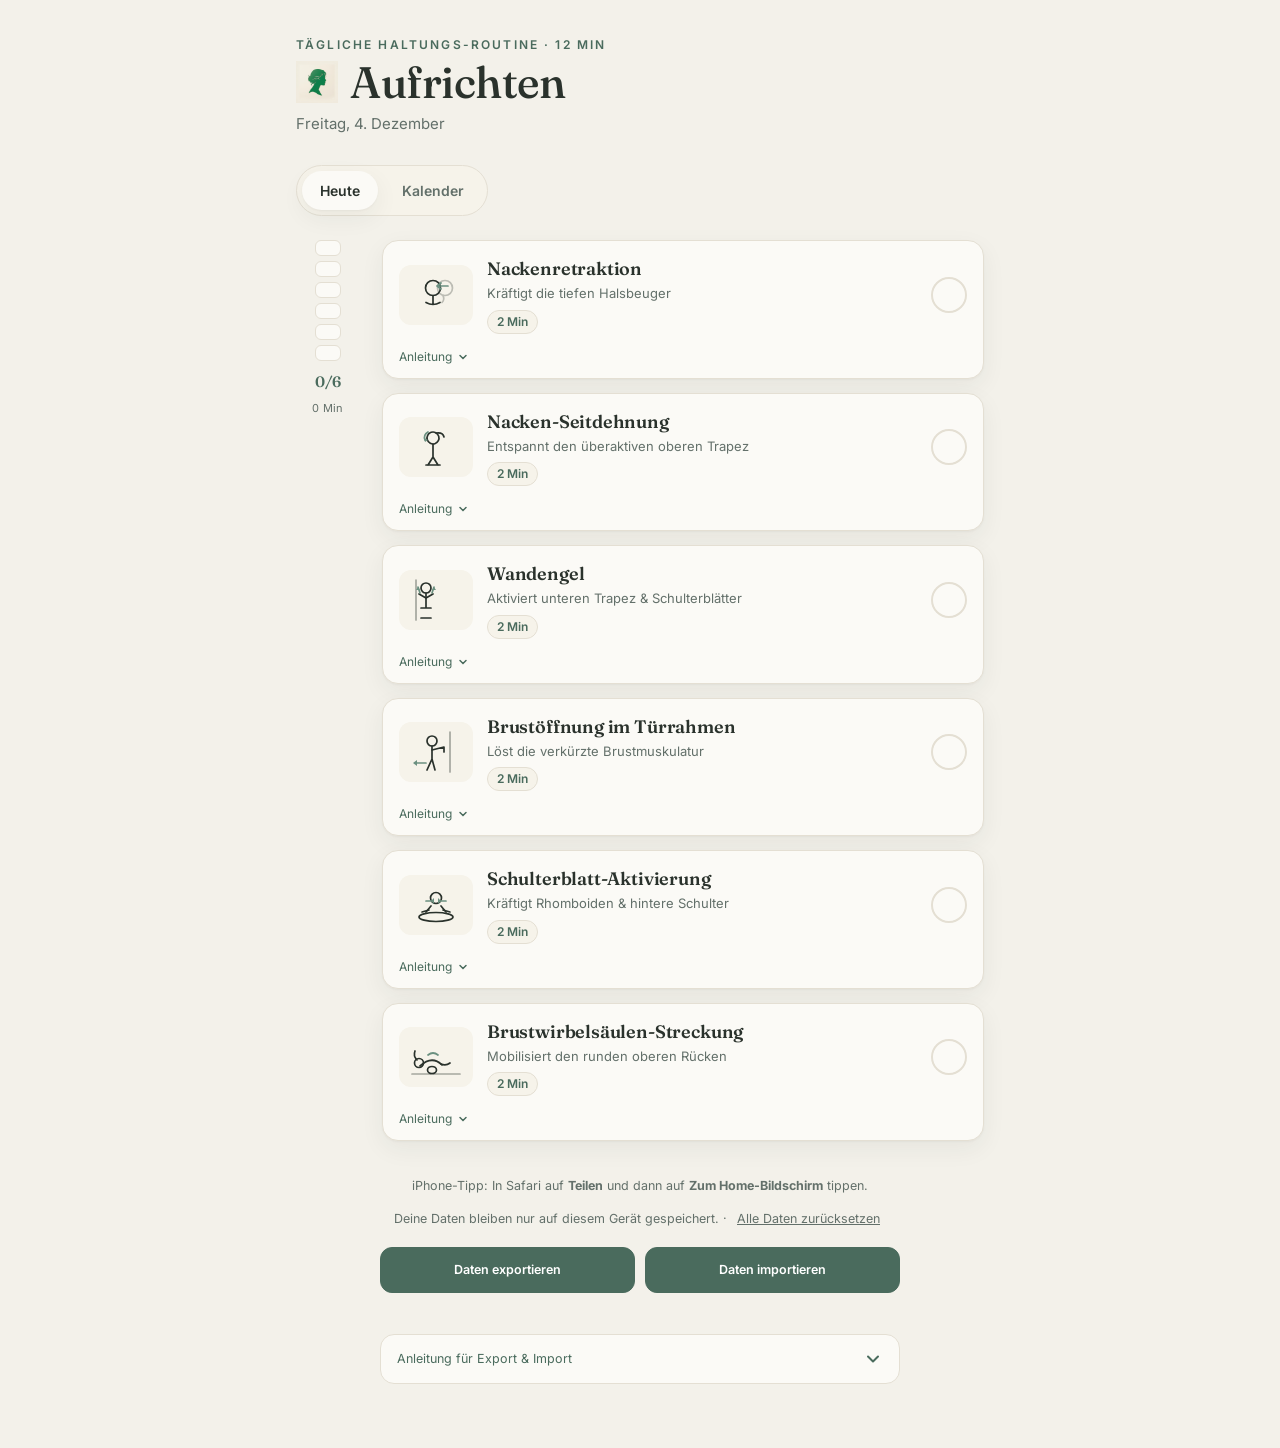
<file: index.html>
<!doctype html>
<html lang="de">
  <head>
    <meta charset="utf-8" />
    <meta
      name="viewport"
      content="width=device-width, initial-scale=1, viewport-fit=cover"
    />
    <meta name="theme-color" content="#F3F1EA" />
    <meta
      name="description"
      content="Eine ruhige tägliche Routine für mehr Haltungsbewusstsein – direkt im Browser und mit lokal gespeichertem Fortschritt."
    />
    <meta
      property="og:title"
      content="Aufrichten – Tägliche Haltungs-Routine"
    />
    <meta
      property="og:description"
      content="Sechs geführte Übungen, lokales Fortschrittstracking und ein persönlicher Aktivitätskalender."
    />
    <meta property="og:type" content="website" />
    <meta
      property="og:url"
      content="https://posture-health-routine.vercel.app/"
    />
    <meta
      property="og:image"
      content="https://posture-health-routine.vercel.app/assets/home-screen-icon-1024.png"
    />
    <meta name="format-detection" content="telephone=no" />
    <meta name="mobile-web-app-capable" content="yes" />
    <meta name="apple-mobile-web-app-capable" content="yes" />
    <meta name="apple-mobile-web-app-status-bar-style" content="default" />
    <meta name="apple-mobile-web-app-title" content="Aufrichten" />
    <link
      rel="apple-touch-icon"
      sizes="180x180"
      href="/assets/apple-touch-icon.png"
    />
    <link rel="icon" type="image/png" href="/assets/icon-512.png" />
    <link rel="manifest" href="/manifest.webmanifest" />
    <title>Aufrichten – Tägliche Haltungs-Routine</title>
    <link rel="preconnect" href="https://fonts.googleapis.com" />
    <link rel="preconnect" href="https://fonts.gstatic.com" crossorigin />
    <link
      href="https://fonts.googleapis.com/css2?family=Fraunces:opsz,wght@9..144,400;9..144,500;9..144,600&family=Inter:wght@400;500;600&display=swap"
      rel="stylesheet"
    />
    <link rel="stylesheet" href="/styles.css" />
  </head>
  <body>
    <main class="wrap">
      <header>
        <p class="eyebrow">Tägliche Haltungs-Routine · 12 Min</p>
        <div class="brand">
          <img
            class="brand-head"
            src="/assets/logo-green-head.png"
            alt=""
            aria-hidden="true"
          />
          <h1>Aufrichten</h1>
        </div>
        <p class="today-date" id="todayDate"></p>
      </header>

      <div
        id="storageWarn"
        class="warn"
        role="status"
        aria-live="polite"
        hidden
      >
        Achtung: Dein Browser speichert gerade keine Daten (z.&nbsp;B. privater
        Modus). Deine Fortschritte gehen beim Schließen verloren.
      </div>

      <div class="tabs" role="tablist" aria-label="Ansicht auswählen">
        <button
          class="tab"
          type="button"
          role="tab"
          id="tabToday"
          aria-selected="true"
          aria-controls="viewToday"
          tabindex="0"
        >
          Heute
        </button>
        <button
          class="tab"
          type="button"
          role="tab"
          id="tabCal"
          aria-selected="false"
          aria-controls="viewCal"
          tabindex="-1"
        >
          Kalender
        </button>
      </div>

      <!-- TODAY -->
      <section
        id="viewToday"
        role="tabpanel"
        aria-labelledby="tabToday"
        tabindex="0"
      >
        <div class="date-edit-context" id="dateEditContext" hidden>
          <span>Du bearbeitest <strong id="editingDate"></strong></span>
          <button class="back-today" type="button" id="backToToday">
            Zurück zu heute
          </button>
        </div>
        <div class="today-grid">
          <div class="spine-col" aria-hidden="true">
            <div class="spine" id="spine"></div>
            <div class="spine-count" id="spineCount">0/6</div>
            <div class="spine-min" id="spineMin">0 Min</div>
          </div>
          <div class="cards" id="cards"></div>
        </div>
        <div
          class="done-banner"
          id="doneBanner"
          role="status"
          aria-live="polite"
        >
          Geschafft – alle 6 Übungen erledigt. 🌿
        </div>
      </section>

      <!-- CALENDAR -->
      <section
        id="viewCal"
        role="tabpanel"
        aria-labelledby="tabCal"
        tabindex="0"
        hidden
      >
        <div class="cal-head">
          <button
            class="nav-btn"
            type="button"
            id="prevMonth"
            aria-label="Vorheriger Monat"
          >
            ‹
          </button>
          <div class="cal-title" id="calTitle" aria-live="polite"></div>
          <button
            class="nav-btn"
            type="button"
            id="nextMonth"
            aria-label="Nächster Monat"
          >
            ›
          </button>
        </div>
        <div class="weekdays" id="weekdays" aria-hidden="true"></div>
        <div class="days" id="days"></div>

        <div class="legend">
          <span><i class="lring" style="--frac: 0"></i> Offen</span>
          <span
            ><i class="lring" style="--frac: 0.55; --fill: #d4b058"></i>
            Teilweise</span
          >
          <span
            ><i class="lring" style="--frac: 1; --fill: #5da16e"></i>
            Geschafft</span
          >
          <span><i class="ms-mark"></i> Meilenstein</span>
        </div>

        <div class="ms-wrap">
          <div class="ms-title">Meilensteine</div>
          <div class="ms-sub" id="msSub">Ab deinem ersten Übungstag</div>
          <div class="ms-list" id="msList"></div>
        </div>

        <div class="stats">
          <div class="stat">
            <div class="big" id="statStreak">0</div>
            <div class="lbl">Tage-Streak</div>
          </div>
          <div class="stat">
            <div class="big" id="statDays">0</div>
            <div class="lbl">Aktive Tage</div>
          </div>
          <div class="stat">
            <div class="big" id="statMin">0</div>
            <div class="lbl">Minuten gesamt</div>
          </div>
        </div>
      </section>

      <footer class="foot">
        <p class="foot-note">
          iPhone-Tipp: In Safari auf <strong>Teilen</strong> und dann auf
          <strong>Zum Home-Bildschirm</strong> tippen.
        </p>
        <p>
          Deine Daten bleiben nur auf diesem Gerät gespeichert. ·
          <button class="reset" type="button" id="resetBtn">
            Alle Daten zurücksetzen
          </button>
        </p>
        <div class="transfer-actions" aria-label="Fortschrittsdaten verwalten">
          <button class="transfer-button" type="button" id="exportBtn">
            Daten exportieren
          </button>
          <button class="transfer-button" type="button" id="importBtn">
            Daten importieren
          </button>
          <input
            class="visually-hidden"
            id="importFile"
            type="file"
            accept="application/json,.json"
          />
        </div>
        <p
          class="transfer-status"
          id="transferStatus"
          role="status"
          aria-live="polite"
        ></p>
        <section class="transfer-guide" id="transferGuide">
          <button
            class="transfer-guide-toggle"
            type="button"
            id="transferGuideToggle"
            aria-expanded="false"
            aria-controls="transferGuidePanel"
          >
            <span>Anleitung für Export &amp; Import</span>
            <svg class="chev" viewBox="0 0 20 20" aria-hidden="true">
              <path d="m5 7.5 5 5 5-5" />
            </svg>
          </button>
          <div
            class="transfer-guide-panel"
            id="transferGuidePanel"
            aria-hidden="true"
          >
            <ol>
              <li>
                Öffne zuerst die Version, in der deine Fortschritte gespeichert
                sind – Safari oder die App auf dem Home-Bildschirm.
              </li>
              <li>Tippe auf <strong>Daten exportieren</strong>.</li>
              <li>
                Wähle im Teilen-Menü <strong>In Dateien sichern</strong> und
                merke dir den Speicherort.
              </li>
              <li>Öffne anschließend die andere Version der Aufrichten-App.</li>
              <li>
                Tippe auf <strong>Daten importieren</strong> und wähle die
                gespeicherte JSON-Datei aus.
              </li>
              <li>
                Haben beide Versionen eigene Fortschritte, exportiere danach die
                zusammengeführten Daten und importiere sie zurück in die erste
                Version.
              </li>
            </ol>
            <p>
              Beim Import werden vorhandene Häkchen nur ergänzt – nichts wird
              gelöscht.
            </p>
          </div>
        </section>
      </footer>
    </main>

    <noscript
      >Bitte aktiviere JavaScript, um die Haltungs-Routine zu
      verwenden.</noscript
    >
    <script src="/app.js" defer></script>
  </body>
</html>
</file>
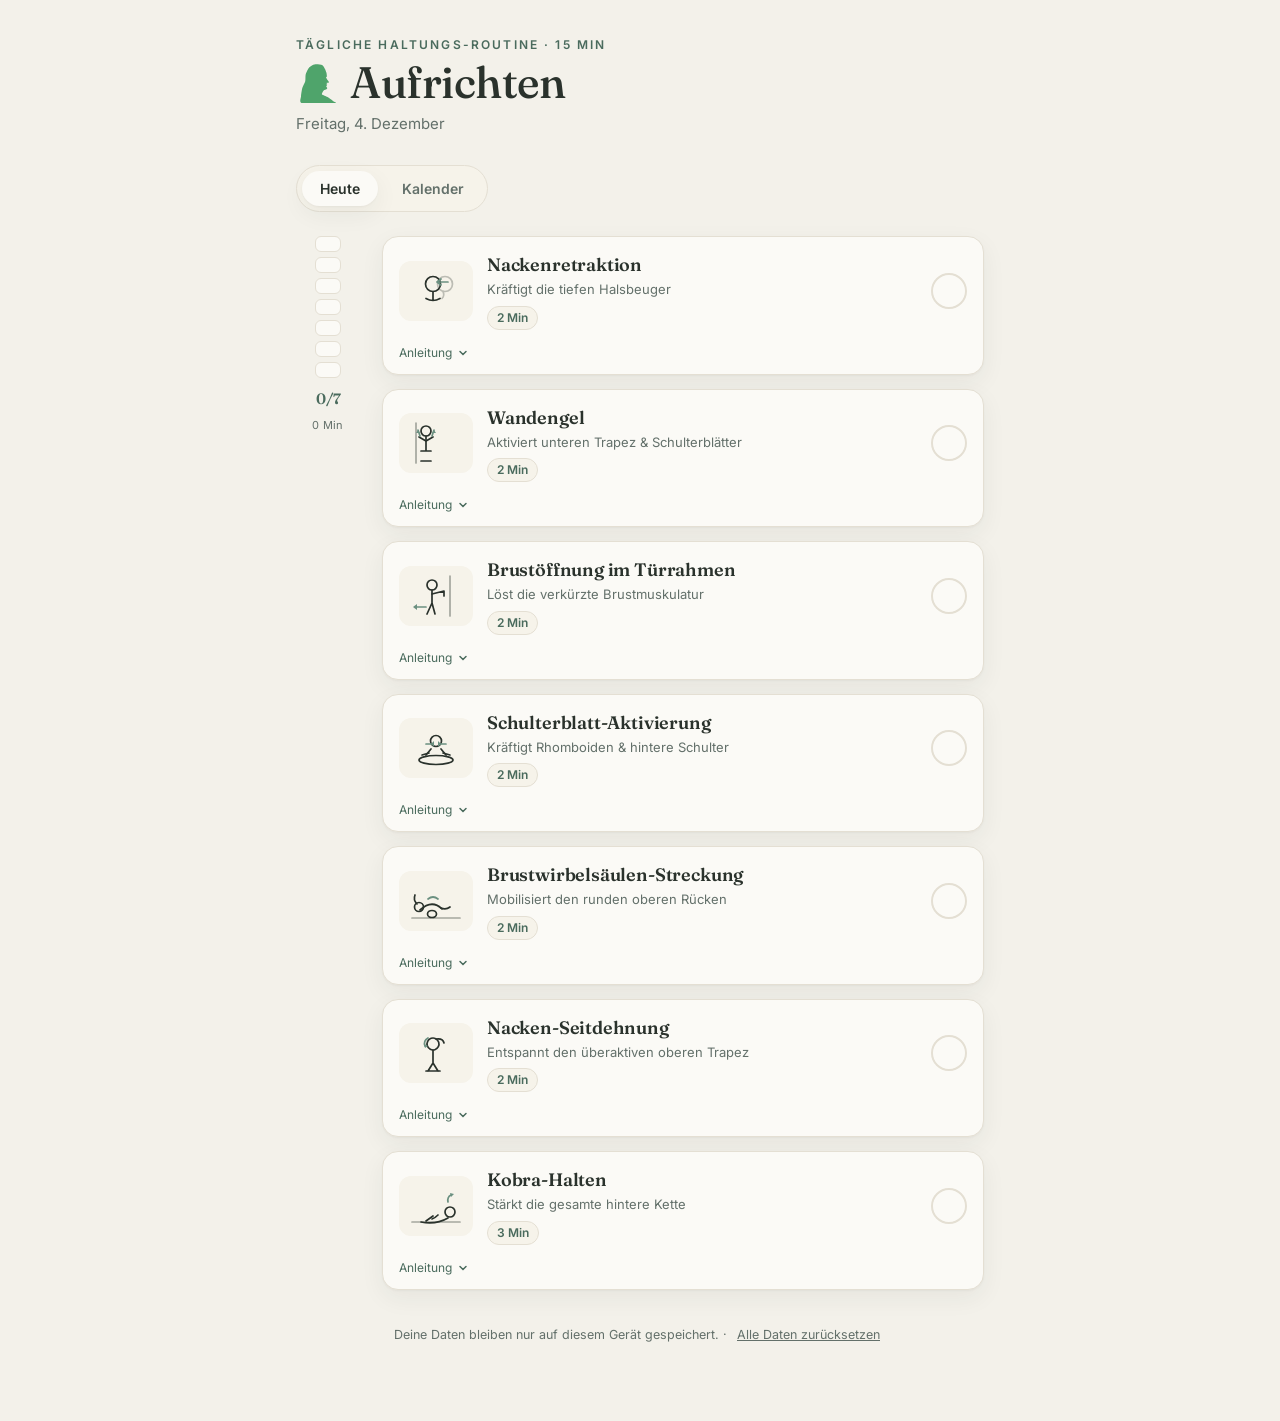
<file: haltungs-routine.html>
<!doctype html>
<html lang="de">
<head>
<meta charset="utf-8" />
<meta name="viewport" content="width=device-width, initial-scale=1, viewport-fit=cover" />
<meta name="theme-color" content="#F3F1EA" />
<meta name="mobile-web-app-capable" content="yes" />
<meta name="apple-mobile-web-app-capable" content="yes" />
<meta name="apple-mobile-web-app-status-bar-style" content="default" />
<meta name="apple-mobile-web-app-title" content="Aufrichten" />
<link rel="apple-touch-icon" href="[data-uri]" />
<link rel="icon" type="image/svg+xml" href="[data-uri]" />
<title>Aufrichten – Tägliche Haltungs-Routine</title>
<link rel="preconnect" href="https://fonts.googleapis.com">
<link rel="preconnect" href="https://fonts.gstatic.com" crossorigin>
<link href="https://fonts.googleapis.com/css2?family=Fraunces:opsz,wght@9..144,400;9..144,500;9..144,600&family=Inter:wght@400;500;600&display=swap" rel="stylesheet">
<style>
  :root{
    --bg:#F3F1EA;
    --surface:#FBFAF6;
    --surface-2:#F6F3EA;
    --ink:#2A322C;
    --ink-soft:#63706A;
    --line:#E4DFD3;
    --track:#E9E5DA;
    --sage:#6B9080;
    --sage-deep:#4A6B5D;
    --green:#4FA46B;
    --green-soft:#DCECDE;
    --amber:#D99436;
    --amber-soft:#F6E6CE;
    --radius:16px;
    --shadow:0 1px 2px rgba(42,50,44,.04), 0 8px 24px rgba(42,50,44,.06);
  }
  *{box-sizing:border-box}
  html{-webkit-text-size-adjust:100%;text-size-adjust:100%}
  html,body{margin:0;padding:0;overflow-x:hidden}
  body{
    background:var(--bg);
    color:var(--ink);
    font-family:"Inter",system-ui,-apple-system,Segoe UI,Roboto,sans-serif;
    line-height:1.5;
    -webkit-font-smoothing:antialiased;
    -webkit-tap-highlight-color:transparent;
    padding:env(safe-area-inset-top) 0 calc(64px + env(safe-area-inset-bottom));
  }
  button{touch-action:manipulation;-webkit-tap-highlight-color:transparent}
  .wrap{max-width:720px;margin:0 auto;
    padding-left:max(16px, env(safe-area-inset-left));
    padding-right:max(16px, env(safe-area-inset-right))}

  /* Header */
  header{padding:36px 0 8px}
  .brand{display:flex;align-items:center;gap:12px}
  .brand-head{width:42px;height:42px;flex:0 0 auto}
  .eyebrow{
    font-size:12px;letter-spacing:.18em;text-transform:uppercase;
    color:var(--sage-deep);font-weight:600;margin:0 0 6px
  }
  h1{
    font-family:"Fraunces",Georgia,serif;
    font-weight:500;font-size:clamp(30px,6vw,44px);
    line-height:1.02;margin:0;letter-spacing:-.01em
  }
  .today-date{color:var(--ink-soft);margin:8px 0 0;font-size:15px;text-transform:capitalize}

  /* Tabs */
  .tabs{display:flex;gap:6px;margin:22px 0 24px;background:var(--surface-2);
    border:1px solid var(--line);border-radius:999px;padding:5px;width:fit-content}
  .tab{
    border:0;background:transparent;cursor:pointer;
    font-family:inherit;font-size:14px;font-weight:600;color:var(--ink-soft);
    padding:9px 18px;border-radius:999px;transition:background .18s,color .18s
  }
  .tab[aria-selected="true"]{background:var(--surface);color:var(--ink);box-shadow:var(--shadow)}
  .tab:focus-visible{outline:2px solid var(--sage);outline-offset:2px}

  /* ---- Today view ---- */
  .today-grid{display:grid;grid-template-columns:64px 1fr;gap:22px;align-items:start}
  @media(max-width:520px){.today-grid{grid-template-columns:48px 1fr;gap:14px}}

  /* Signature: the spine */
  .spine-col{position:sticky;top:16px;display:flex;flex-direction:column;align-items:center;gap:6px}
  .spine{display:flex;flex-direction:column-reverse;gap:5px}
  .vert{
    width:26px;height:16px;border-radius:6px;
    background:var(--surface);border:1.5px solid var(--line);
    transition:background .3s ease,border-color .3s ease,transform .2s ease
  }
  @media(max-width:520px){.vert{width:20px;height:13px}}
  .vert.on{background:var(--green);border-color:var(--green);transform:scaleX(1.06)}
  .spine-count{font-family:"Fraunces",serif;font-size:15px;color:var(--sage-deep);margin-top:4px;font-weight:600}
  .spine-min{font-size:11px;color:var(--ink-soft);letter-spacing:.02em}

  /* Exercise cards */
  .cards{display:flex;flex-direction:column;gap:14px}
  .card{
    background:var(--surface);border:1px solid var(--line);border-radius:var(--radius);
    box-shadow:var(--shadow);overflow:hidden;transition:border-color .2s,box-shadow .2s
  }
  .card.done{border-color:var(--green);background:linear-gradient(0deg,var(--green-soft),var(--surface) 60%)}
  .card-head{display:flex;gap:14px;align-items:center;padding:14px 16px;cursor:pointer}
  .illo{flex:0 0 auto;width:74px;height:60px;border-radius:12px;background:var(--surface-2);
    display:flex;align-items:center;justify-content:center;padding:6px}
  .illo svg{width:100%;height:100%}
  .card.done .illo{background:#EAF4EC}
  .titles{flex:1 1 auto;min-width:0}
  .ex-name{font-family:"Fraunces",serif;font-weight:600;font-size:18px;margin:0;letter-spacing:-.01em}
  .ex-cue{color:var(--ink-soft);font-size:13px;margin:2px 0 0}
  .ex-dur{display:inline-block;font-size:12px;font-weight:600;color:var(--sage-deep);
    background:var(--surface-2);border:1px solid var(--line);border-radius:999px;padding:2px 9px;margin-top:6px}

  /* Check button */
  .check{
    flex:0 0 auto;width:36px;height:36px;border-radius:50%;
    border:2px solid var(--line);background:var(--surface);cursor:pointer;
    display:flex;align-items:center;justify-content:center;transition:all .18s
  }
  .check:active{transform:scale(.92)}
  .check svg{width:18px;height:18px;stroke:var(--surface);opacity:0;transition:opacity .18s}
  .card.done .check{background:var(--green);border-color:var(--green)}
  .card.done .check svg{opacity:1}
  .check:focus-visible{outline:2px solid var(--sage);outline-offset:3px}

  /* Expandable detail */
  .detail{max-height:0;overflow:hidden;transition:max-height .35s ease}
  .card.open .detail{max-height:640px}
  .steps{margin:0;padding:2px 18px 18px 18px;border-top:1px dashed var(--line)}
  .steps ol{margin:12px 0 0;padding-left:20px;color:var(--ink);font-size:14.5px}
  .steps li{margin:0 0 7px}
  .expand-hint{font-size:12px;color:var(--sage-deep);padding:0 16px 12px;display:flex;align-items:center;gap:5px;cursor:pointer}
  .chev{transition:transform .25s}
  .card.open .chev{transform:rotate(180deg)}

  /* Done banner */
  .done-banner{
    margin-top:22px;text-align:center;padding:22px;border-radius:var(--radius);
    background:var(--green-soft);border:1px solid var(--green);color:var(--sage-deep);
    font-family:"Fraunces",serif;font-size:19px;display:none
  }
  .done-banner.show{display:block}

  /* ---- Calendar ---- */
  .cal-head{display:flex;align-items:center;justify-content:space-between;margin-bottom:16px}
  .cal-title{font-family:"Fraunces",serif;font-size:22px;font-weight:600;text-transform:capitalize}
  .nav-btn{width:40px;height:40px;border-radius:12px;border:1px solid var(--line);background:var(--surface);
    cursor:pointer;font-size:18px;color:var(--ink);display:flex;align-items:center;justify-content:center;transition:background .15s}
  .nav-btn:hover{background:var(--surface-2)}
  .nav-btn:focus-visible{outline:2px solid var(--sage);outline-offset:2px}
  .weekdays,.days{display:grid;grid-template-columns:repeat(7,1fr);gap:7px}
  .weekdays{margin-bottom:7px}
  .wd{text-align:center;font-size:11px;font-weight:600;color:var(--ink-soft);letter-spacing:.04em;text-transform:uppercase}
  .day{aspect-ratio:1;border-radius:12px;border:1px solid var(--line);background:var(--surface);
    display:flex;flex-direction:column;align-items:center;justify-content:center;gap:3px;position:relative}
  .day.empty{border:0;background:transparent}
  .ring{width:58%;max-width:46px;min-width:30px;aspect-ratio:1;border-radius:50%;
    background:conic-gradient(var(--fill,transparent) calc(var(--frac,0)*1turn), var(--track) 0);
    display:flex;align-items:center;justify-content:center;position:relative;transition:background .4s ease}
  .ring::before{content:"";position:absolute;inset:3.5px;border-radius:50%;background:var(--surface)}
  .ring .num{position:relative;z-index:1;font-size:13px;font-weight:600;line-height:1}
  .day .mins{font-size:9px;color:var(--ink-soft);line-height:1}
  .day.today{outline:2px solid var(--sage);outline-offset:1px}
  .day.future .num{color:#C4C0B4}

  /* Stats */
  .stats{display:grid;grid-template-columns:repeat(3,1fr);gap:12px;margin-top:22px}
  .stat{background:var(--surface);border:1px solid var(--line);border-radius:var(--radius);padding:16px;text-align:center;box-shadow:var(--shadow)}
  .stat .big{font-family:"Fraunces",serif;font-size:28px;font-weight:600;line-height:1}
  .stat .lbl{font-size:12px;color:var(--ink-soft);margin-top:5px}
  .legend{display:flex;gap:18px;justify-content:center;margin-top:20px;flex-wrap:wrap;font-size:12.5px;color:var(--ink-soft)}
  .legend span{display:inline-flex;align-items:center;gap:6px}
  .dot{width:12px;height:12px;border-radius:4px;border:1px solid}
  .legend .ms-mark{width:6px;height:6px;border-radius:50%;background:var(--sage-deep);border:0}
  .legend .lring{width:16px;height:16px;border-radius:50%;position:relative;
    background:conic-gradient(var(--fill,transparent) calc(var(--frac,0)*1turn), var(--track) 0)}
  .legend .lring::before{content:"";position:absolute;inset:2.5px;border-radius:50%;background:var(--bg)}

  /* Milestone marker inside a calendar cell */
  .day .ms-dot{position:absolute;top:5px;right:6px;
    width:5px;height:5px;border-radius:50%;background:var(--sage-deep);z-index:2}

  /* Milestone list */
  .ms-wrap{margin-top:28px}
  .ms-title{font-family:"Fraunces",serif;font-size:16px;font-weight:600;letter-spacing:-.01em}
  .ms-sub{font-size:12px;color:var(--ink-soft);margin:2px 0 14px}
  .ms-list{display:flex;flex-direction:column;gap:0}
  .ms-row{display:grid;grid-template-columns:74px 1fr auto;align-items:baseline;gap:12px;
    padding:11px 4px;border-top:1px solid var(--line);font-size:13.5px}
  .ms-row:last-child{border-bottom:1px solid var(--line)}
  .ms-when{font-weight:600;color:var(--sage-deep);font-size:12.5px}
  .ms-label{color:var(--ink)}
  .ms-desc{display:block;color:var(--ink-soft);font-size:12px;margin-top:1px}
  .ms-status{font-size:12px;color:var(--ink-soft);white-space:nowrap}
  .ms-row.reached{opacity:.62}
  .ms-row.reached .ms-status{color:var(--sage-deep)}
  .ms-row.next{background:var(--surface);border-radius:10px;border-top-color:transparent;
    box-shadow:inset 3px 0 0 var(--sage)}
  .ms-row.next + .ms-row{border-top-color:var(--line)}

  /* Footer / reset */
  .foot{margin-top:36px;text-align:center;color:var(--ink-soft);font-size:12.5px}
  .reset{background:none;border:0;color:var(--ink-soft);text-decoration:underline;cursor:pointer;font-size:12.5px;font-family:inherit}
  .warn{background:var(--amber-soft);border:1px solid var(--amber);color:#8a5a12;padding:12px 16px;border-radius:12px;margin:16px 0;font-size:13.5px;display:none}
  .warn.show{display:block}

  .hidden{display:none}

  /* ---- Phone tuning ---- */
  @media(max-width:600px){
    header{padding:22px 0 4px}
    h1{font-size:34px}
    .brand-head{width:36px;height:36px}
    .tabs{width:100%;margin:18px 0 20px}
    .tab{flex:1 1 0;text-align:center;padding:12px 0;font-size:15px}
    .today-grid{gap:12px}
    .card-head{padding:12px 12px;gap:11px}
    .illo{width:58px;height:52px}
    .ex-name{font-size:16.5px}
    .ex-cue{font-size:12.5px}
    .check{width:40px;height:40px}
    .expand-hint{padding:0 12px 12px}
    .steps{padding:2px 14px 16px 14px}
    .weekdays,.days{gap:5px}
    .wd{font-size:10px}
    .ring .num{font-size:12px}
    .day .mins{font-size:8.5px}
    .cal-title{font-size:19px}
    .nav-btn{width:44px;height:44px}
    .stats{gap:8px}
    .stat{padding:14px 6px}
    .stat .big{font-size:24px}
    .legend{gap:12px 16px;font-size:12px}
    .ms-row{grid-template-columns:60px 1fr auto;gap:8px}
    .ms-when{font-size:12px}
  }

  @media(prefers-reduced-motion:reduce){*{transition:none!important}}
</style>
</head>
<body>
<div class="wrap">
  <header>
    <p class="eyebrow">Tägliche Haltungs-Routine · 15 Min</p>
    <div class="brand"><svg class="brand-head" viewBox="0 0 200 200" xmlns="http://www.w3.org/2000/svg" aria-hidden="true"><path fill="#4FA46B" d="M 98.00 16.00 C 103.28 16.00, 121.60 17.58, 126.00 20.00 C 130.40 22.42, 135.91 34.04, 138.00 38.00 C 140.09 41.96, 144.01 52.04, 145.00 56.00 C 145.99 59.96, 147.22 71.47, 147.00 74.00 C 146.78 76.53, 142.56 77.02, 143.00 79.00 C 143.44 80.98, 149.46 89.58, 151.00 92.00 C 152.54 94.42, 157.11 99.68, 157.00 101.00 C 156.89 102.32, 151.32 103.56, 150.00 104.00 C 148.68 104.44, 145.11 104.45, 145.00 105.00 C 144.89 105.55, 149.11 108.12, 149.00 109.00 C 148.89 109.88, 144.11 112.12, 144.00 113.00 C 143.89 113.88, 148.00 116.12, 148.00 117.00 C 148.00 117.88, 143.89 119.79, 144.00 121.00 C 144.11 122.21, 148.89 126.57, 149.00 128.00 C 149.11 129.43, 146.76 132.79, 145.00 134.00 C 143.24 135.21, 135.09 137.24, 133.00 139.00 C 130.91 140.76, 126.99 147.69, 126.00 150.00 C 125.01 152.31, 121.36 157.58, 124.00 160.00 C 126.64 162.42, 144.28 168.70, 150.00 172.00 C 155.72 175.30, 172.15 186.81, 176.00 190.00 C 179.85 193.19, 201.06 199.79, 185.00 201.00 C 168.94 202.21, 47.71 204.63, 30.00 201.00 C 12.29 197.37, 24.00 176.03, 24.00 168.00 C 24.00 159.97, 27.80 135.92, 30.00 128.00 C 32.20 120.08, 42.24 103.04, 44.00 96.00 C 45.76 88.96, 44.24 70.82, 46.00 64.00 C 47.76 57.18, 56.48 38.84, 60.00 34.00 C 63.52 29.16, 73.82 21.98, 78.00 20.00 C 82.18 18.02, 92.72 16.00, 98.00 16.00 Z"/></svg><h1>Aufrichten</h1></div>
    <p class="today-date" id="todayDate"></p>
  </header>

  <div id="storageWarn" class="warn">
    Achtung: Dein Browser speichert gerade keine Daten (z.&nbsp;B. privater Modus).
    Deine Fortschritte gehen beim Schließen verloren.
  </div>

  <div class="tabs" role="tablist">
    <button class="tab" role="tab" id="tabToday" aria-selected="true" aria-controls="viewToday">Heute</button>
    <button class="tab" role="tab" id="tabCal" aria-selected="false" aria-controls="viewCal">Kalender</button>
  </div>

  <!-- TODAY -->
  <section id="viewToday" role="tabpanel" aria-labelledby="tabToday">
    <div class="today-grid">
      <div class="spine-col" aria-hidden="true">
        <div class="spine" id="spine"></div>
        <div class="spine-count" id="spineCount">0/7</div>
        <div class="spine-min" id="spineMin">0 Min</div>
      </div>
      <div class="cards" id="cards"></div>
    </div>
    <div class="done-banner" id="doneBanner">Geschafft – alle 7 Übungen erledigt. 🌿</div>
  </section>

  <!-- CALENDAR -->
  <section id="viewCal" role="tabpanel" aria-labelledby="tabCal" class="hidden">
    <div class="cal-head">
      <button class="nav-btn" id="prevMonth" aria-label="Vorheriger Monat">‹</button>
      <div class="cal-title" id="calTitle"></div>
      <button class="nav-btn" id="nextMonth" aria-label="Nächster Monat">›</button>
    </div>
    <div class="weekdays" id="weekdays"></div>
    <div class="days" id="days"></div>

    <div class="legend">
      <span><i class="lring" style="--frac:0"></i> Offen</span>
      <span><i class="lring" style="--frac:.55;--fill:#D4B058"></i> Teilweise</span>
      <span><i class="lring" style="--frac:1;--fill:#5DA16E"></i> Geschafft</span>
      <span><i class="ms-mark"></i> Meilenstein</span>
    </div>

    <div class="ms-wrap">
      <div class="ms-title">Meilensteine</div>
      <div class="ms-sub" id="msSub">Ab deinem ersten Übungstag</div>
      <div class="ms-list" id="msList"></div>
    </div>

    <div class="stats">
      <div class="stat"><div class="big" id="statStreak">0</div><div class="lbl">Tage-Streak</div></div>
      <div class="stat"><div class="big" id="statDays">0</div><div class="lbl">Aktive Tage</div></div>
      <div class="stat"><div class="big" id="statMin">0</div><div class="lbl">Minuten gesamt</div></div>
    </div>
  </section>

  <div class="foot">
    <p>Deine Daten bleiben nur auf diesem Gerät gespeichert. ·
    <button class="reset" id="resetBtn">Alle Daten zurücksetzen</button></p>
  </div>
</div>

<script>
(function(){
  "use strict";

  /* ---------- SVG illustrations ---------- */
  const I = {
    line:'stroke="var(--ink)" fill="none" stroke-width="3.4" stroke-linecap="round" stroke-linejoin="round"',
    acc:'stroke="var(--sage)" fill="none" stroke-width="3.4" stroke-linecap="round" stroke-linejoin="round"',
    accF:'fill="var(--sage)"'
  };
  const svgs = {
    chin:`<svg viewBox="0 0 120 96">
      <g ${I.line} opacity="0.28">
        <circle cx="78" cy="34" r="15"/><path d="M74 49 q4 8 -2 14"/>
      </g>
      <g ${I.line}>
        <circle cx="54" cy="34" r="15"/>
        <path d="M54 49 v18 M40 63 q14 8 28 0"/>
      </g>
      <path ${I.acc} d="M84 30 h-20"/><path ${I.acc} d="M70 24 l-8 6 8 6"/>
    </svg>`,
    wall:`<svg viewBox="0 0 120 96">
      <line x1="20" y1="8" x2="20" y2="88" ${I.line} opacity="0.4"/>
      <g ${I.line}>
        <circle cx="40" cy="24" r="10"/>
        <path d="M40 34 v30 M30 84 h20 M30 64 h20"/>
        <path d="M40 44 l-14 -8 M40 44 l14 -8"/>
      </g>
      <path ${I.acc} d="M28 34 l-4 -12 M52 34 l4 -12"/>
      <path ${I.accF} d="M24 22 l-4 6 h8 z"/><path ${I.accF} d="M56 22 l4 6 h-8 z"/>
    </svg>`,
    chest:`<svg viewBox="0 0 120 96">
      <line x1="88" y1="8" x2="88" y2="88" ${I.line} opacity="0.4"/>
      <g ${I.line}>
        <circle cx="52" cy="26" r="10"/>
        <path d="M52 36 v26 M52 62 l-10 22 M52 62 l6 22"/>
        <path d="M52 44 l24 -6 M76 38 v10"/>
      </g>
      <path ${I.acc} d="M40 70 h-18"/><path ${I.accF} d="M22 64 l-8 6 8 6 z"/>
    </svg>`,
    scap:`<svg viewBox="0 0 120 96">
      <g ${I.line}>
        <ellipse cx="60" cy="72" rx="34" ry="9"/>
        <circle cx="60" cy="34" r="11"/>
        <path d="M46 58 l-14 4 M74 58 l14 4"/>
        <path d="M50 50 l-10 12 M70 50 l10 12"/>
      </g>
      <path ${I.acc} d="M40 40 h14 M80 40 h-14"/>
      <path ${I.accF} d="M56 34 l-6 6 6 6 z"/><path ${I.accF} d="M64 34 l6 6 -6 6 z"/>
    </svg>`,
    tspine:`<svg viewBox="0 0 120 96">
      <line x1="12" y1="82" x2="108" y2="82" ${I.line} opacity="0.4"/>
      <ellipse cx="52" cy="74" rx="9" ry="7" ${I.line}/>
      <g ${I.line}>
        <path d="M28 66 q24 -22 44 -2"/>
        <circle cx="26" cy="60" r="9"/>
        <path d="M22 54 q-8 -8 -4 -18"/>
        <path d="M70 62 q10 4 18 -2"/>
      </g>
      <path ${I.acc} d="M44 44 q10 -8 20 0"/>
    </svg>`,
    trap:`<svg viewBox="0 0 120 96">
      <g ${I.line}>
        <circle cx="54" cy="30" r="12" transform="rotate(-18 54 30)"/>
        <path d="M54 42 v26 M40 84 h28 M54 68 l-10 16 M54 68 l10 16"/>
        <path d="M60 20 q14 -2 16 8"/>
      </g>
      <path ${I.acc} d="M44 18 q-10 6 -6 16"/>
      <path ${I.accF} d="M36 30 l2 8 6 -4 z"/>
    </svg>`,
    cobra:`<svg viewBox="0 0 120 96">
      <line x1="12" y1="80" x2="108" y2="80" ${I.line} opacity="0.4"/>
      <g ${I.line}>
        <path d="M30 80 q30 6 54 -8"/>
        <circle cx="88" cy="60" r="10"/>
        <path d="M52 74 q6 -2 12 -8"/>
        <path d="M40 78 l14 -10"/>
      </g>
      <path ${I.acc} d="M84 40 q-2 -10 6 -14"/>
      <path ${I.accF} d="M96 24 l-8 -2 2 8 z"/>
    </svg>`
  };

  /* ---------- Exercises ---------- */
  const EXERCISES = [
    { id:'chin', name:'Nackenretraktion', dur:2, cue:'Kräftigt die tiefen Halsbeuger',
      steps:['Sitz oder steh aufrecht, Blick geradeaus.',
             'Zieh das Kinn gerade nach hinten – als würdest du bewusst ein Doppelkinn machen. Nicht nach unten nicken.',
             '5 Sekunden halten, dann locker lassen. 10 Wiederholungen.'] },
    { id:'wall', name:'Wandengel', dur:2, cue:'Aktiviert unteren Trapez & Schulterblätter',
      steps:['Rücken, Kopf und Gesäß an die Wand, Füße etwas davor.',
             'Arme an die Wand in ein „W" (Ellbogen unten).',
             'Langsam nach oben zu einem „Y" schieben, Handrücken bleibt an der Wand, dann zurück.',
             '10 langsame Wiederholungen.'] },
    { id:'chest', name:'Brustöffnung im Türrahmen', dur:2, cue:'Löst die verkürzte Brustmuskulatur',
      steps:['In einen Türrahmen stellen, Unterarme an den Rahmen (Ellbogen ca. 90°).',
             'Kleiner Schritt nach vorne, bis du die Dehnung in der Brust spürst.',
             '30–45 Sekunden ruhig halten, 2× wiederholen.'] },
    { id:'scap', name:'Schulterblatt-Aktivierung', dur:2, cue:'Kräftigt Rhomboiden & hintere Schulter',
      steps:['Auf den Bauch legen, Stirn zum Boden, Arme im „W" neben dem Körper.',
             'Schulterblätter zusammenziehen und die Arme leicht vom Boden heben.',
             '3 Sekunden halten, 10 Wiederholungen.'] },
    { id:'tspine', name:'Brustwirbelsäulen-Streckung', dur:2, cue:'Mobilisiert den runden oberen Rücken',
      steps:['Ein Handtuch fest zusammenrollen und quer unter den oberen Rücken legen.',
             'Rücklings darüberlegen, Hände hinter dem Kopf, den oberen Rücken sanft über die Rolle strecken.',
             'Ruhig atmen, 1–2 Minuten.'] },
    { id:'trap', name:'Nacken-Seitdehnung', dur:2, cue:'Entspannt den überaktiven oberen Trapez',
      steps:['Aufrecht sitzen. Kopf langsam zur rechten Schulter neigen.',
             'Rechte Hand leicht auf den Kopf legen, ohne zu ziehen. 30 Sek halten.',
             'Seite wechseln.'] },
    { id:'cobra', name:'Kobra-Halten', dur:3, cue:'Stärkt die gesamte hintere Kette',
      steps:['Auf den Bauch legen, Arme neben dem Körper, Handflächen nach unten.',
             'Brust und Kopf leicht anheben, Daumen nach oben drehen, Schulterblätter zusammenziehen.',
             '10 Sek halten, 5–8 Wiederholungen.'] }
  ];
  const TOTAL = EXERCISES.length;
  const TOTAL_MIN = EXERCISES.reduce((s,e)=>s+e.dur,0);
  const KEY = 'aufrichten-tracker-v1';

  /* ---------- Storage ---------- */
  let storageOK = true;
  function loadAll(){
    try{
      const raw = localStorage.getItem(KEY);
      return raw ? JSON.parse(raw) : {};
    }catch(e){ storageOK = false; return {}; }
  }
  function saveAll(data){
    try{ localStorage.setItem(KEY, JSON.stringify(data)); }
    catch(e){ storageOK = false; document.getElementById('storageWarn').classList.add('show'); }
  }
  // probe storage availability up front
  try{ localStorage.setItem('__t','1'); localStorage.removeItem('__t'); }
  catch(e){ storageOK = false; }

  let store = loadAll();
  if(!storageOK) document.getElementById('storageWarn').classList.add('show');

  /* ---------- Date helpers ---------- */
  function keyOf(d){
    return d.getFullYear()+'-'+String(d.getMonth()+1).padStart(2,'0')+'-'+String(d.getDate()).padStart(2,'0');
  }
  const TODAY = new Date();
  const TODAY_KEY = keyOf(TODAY);
  const MONTHS = ['Januar','Februar','März','April','Mai','Juni','Juli','August','September','Oktober','November','Dezember'];
  const WDAYS = ['Mo','Di','Mi','Do','Fr','Sa','So'];

  function checkedFor(k){ return (store[k] && store[k].checked) || []; }
  function minutesFor(k){
    return checkedFor(k).reduce((s,id)=>{
      const e = EXERCISES.find(x=>x.id===id); return s + (e?e.dur:0);
    },0);
  }
  function statusFor(k){
    const n = checkedFor(k).length;
    if(n===0) return 'none';
    if(n>=TOTAL) return 'full';
    return 'partial';
  }

  /* ---------- Today view ---------- */
  const cardsEl = document.getElementById('cards');
  const spineEl = document.getElementById('spine');
  const tick = '<svg viewBox="0 0 24 24" fill="none" stroke-width="3" stroke-linecap="round" stroke-linejoin="round"><path d="M5 13l4 4L19 7"/></svg>';

  function buildToday(){
    // date label
    const opts = {weekday:'long', day:'numeric', month:'long'};
    document.getElementById('todayDate').textContent = TODAY.toLocaleDateString('de-DE', opts);

    // spine
    spineEl.innerHTML = '';
    for(let i=0;i<TOTAL;i++){
      const v = document.createElement('div'); v.className='vert'; v.dataset.i=i; spineEl.appendChild(v);
    }
    // cards
    cardsEl.innerHTML = '';
    EXERCISES.forEach((e,idx)=>{
      const done = checkedFor(TODAY_KEY).includes(e.id);
      const card = document.createElement('div');
      card.className = 'card'+(done?' done':'');
      card.innerHTML =
        '<div class="card-head">'+
          '<div class="illo">'+svgs[e.id]+'</div>'+
          '<div class="titles">'+
            '<p class="ex-name">'+e.name+'</p>'+
            '<p class="ex-cue">'+e.cue+'</p>'+
            '<span class="ex-dur">'+e.dur+' Min</span>'+
          '</div>'+
          '<button class="check" role="checkbox" aria-checked="'+done+'" aria-label="'+e.name+' erledigt">'+tick+'</button>'+
        '</div>'+
        '<div class="expand-hint">Anleitung <svg class="chev" width="12" height="12" viewBox="0 0 24 24" fill="none" stroke="var(--sage-deep)" stroke-width="3" stroke-linecap="round"><path d="M6 9l6 6 6-6"/></svg></div>'+
        '<div class="detail"><div class="steps"><ol>'+e.steps.map(s=>'<li>'+s+'</li>').join('')+'</ol></div></div>';

      // toggle done
      const btn = card.querySelector('.check');
      btn.addEventListener('click', (ev)=>{ ev.stopPropagation(); toggle(e.id); });
      // expand
      const hint = card.querySelector('.expand-hint');
      const head = card.querySelector('.card-head .titles');
      hint.addEventListener('click', ()=>card.classList.toggle('open'));
      head.addEventListener('click', ()=>card.classList.toggle('open'));

      cardsEl.appendChild(card);
    });
    refreshSpine();
  }

  function refreshSpine(){
    const n = checkedFor(TODAY_KEY).length;
    [...spineEl.children].forEach((v,i)=>v.classList.toggle('on', i<n));
    document.getElementById('spineCount').textContent = n+'/'+TOTAL;
    document.getElementById('spineMin').textContent = minutesFor(TODAY_KEY)+' Min';
    document.getElementById('doneBanner').classList.toggle('show', n>=TOTAL);
  }

  function toggle(id){
    const arr = checkedFor(TODAY_KEY).slice();
    const i = arr.indexOf(id);
    if(i>=0) arr.splice(i,1); else arr.push(id);
    store[TODAY_KEY] = { checked: arr };
    if(arr.length===0) delete store[TODAY_KEY];
    saveAll(store);
    // update the one card + spine without full rebuild
    const idx = EXERCISES.findIndex(x=>x.id===id);
    const card = cardsEl.children[idx];
    const nowDone = arr.includes(id);
    card.classList.toggle('done', nowDone);
    card.querySelector('.check').setAttribute('aria-checked', nowDone);
    refreshSpine();
  }

  /* ---------- Calendar view ---------- */
  let viewYear = TODAY.getFullYear();
  let viewMonth = TODAY.getMonth();

  const wdEl = document.getElementById('weekdays');
  WDAYS.forEach(w=>{ const d=document.createElement('div'); d.className='wd'; d.textContent=w; wdEl.appendChild(d); });

  /* ---------- Milestones ---------- */
  const MILESTONES = [
    { day:7,  when:'1 Woche',  label:'Erste Lockerung',     desc:'Nacken & Rücken entspannter' },
    { day:14, when:'2 Wochen', label:'Kraft baut auf',      desc:'Aufrecht kostet weniger Mühe' },
    { day:28, when:'4 Wochen', label:'Leichter aufrecht',   desc:'Weniger bewusstes Anstrengen' },
    { day:42, when:'6 Wochen', label:'Sichtbar aufrechter', desc:'Auch andere bemerken es' },
    { day:90, when:'3 Monate', label:'Neue Standardhaltung', desc:'Hält sich von selbst' }
  ];
  const TODAY0 = new Date(TODAY.getFullYear(), TODAY.getMonth(), TODAY.getDate());
  let msStarted = false;

  function startDay(){
    const keys = Object.keys(store).filter(k=>checkedFor(k).length>0).sort();
    if(keys.length){ msStarted = true; const p = keys[0].split('-'); return new Date(+p[0], +p[1]-1, +p[2]); }
    msStarted = false; return new Date(TODAY0);
  }
  function milestoneDate(m){ const d = new Date(startDay()); d.setDate(d.getDate()+m.day); return d; }
  function milestoneMap(){
    const map = {};
    MILESTONES.forEach(m=>{ map[keyOf(milestoneDate(m))] = m; });
    return map;
  }

  // progress ring colour: grey -> yellow -> green, muted to match the palette
  function fillColor(frac){
    const grey=[168,172,160], yellow=[212,176,88], green=[93,161,110];
    const mix=(a,b,t)=>'rgb('+Math.round(a[0]+(b[0]-a[0])*t)+','+Math.round(a[1]+(b[1]-a[1])*t)+','+Math.round(a[2]+(b[2]-a[2])*t)+')';
    if(frac<=0) return 'transparent';
    if(frac<=0.5) return mix(grey,yellow,frac/0.5);
    return mix(yellow,green,(frac-0.5)/0.5);
  }

  function buildCalendar(){
    document.getElementById('calTitle').textContent = MONTHS[viewMonth]+' '+viewYear;
    const daysEl = document.getElementById('days');
    daysEl.innerHTML = '';
    const first = new Date(viewYear, viewMonth, 1);
    let lead = (first.getDay()+6)%7; // Monday = 0
    const dim = new Date(viewYear, viewMonth+1, 0).getDate();
    const msMap = milestoneMap();
    for(let i=0;i<lead;i++){ const c=document.createElement('div'); c.className='day empty'; daysEl.appendChild(c); }
    for(let d=1; d<=dim; d++){
      const date = new Date(viewYear, viewMonth, d);
      const k = keyOf(date);
      const isFuture = date > TODAY && k!==TODAY_KEY;
      const ms = msMap[k];
      const done = checkedFor(k).length;
      const frac = done/TOTAL;
      const mins = minutesFor(k);
      const cell = document.createElement('div');
      cell.className = 'day'+(k===TODAY_KEY?' today':'')+(isFuture?' future':'');
      const ringStyle = 'style="--frac:'+frac+(frac>0?';--fill:'+fillColor(frac):'')+'"';
      cell.innerHTML =
        (ms?'<span class="ms-dot"></span>':'')+
        '<div class="ring" '+ringStyle+'><span class="num">'+d+'</span></div>'+
        (mins?'<span class="mins">'+mins+'′</span>':'');
      if(ms) cell.title = ms.when+' · '+ms.label;
      daysEl.appendChild(cell);
    }
    buildMilestones();
    buildStats();
  }

  function buildMilestones(){
    const listEl = document.getElementById('msList');
    listEl.innerHTML = '';
    let nextMarked = false;
    MILESTONES.forEach(m=>{
      const d = milestoneDate(m);
      const diff = Math.round((d - TODAY0)/86400000);
      const reached = diff <= 0;
      let status, cls = '';
      if(reached){
        cls = 'reached';
        status = '✓ '+d.toLocaleDateString('de-DE',{day:'numeric',month:'short'});
      } else {
        status = diff===1 ? 'morgen' : 'in '+diff+' Tagen';
        if(!nextMarked){ cls = 'next'; nextMarked = true; }
      }
      const row = document.createElement('div');
      row.className = 'ms-row'+(cls?' '+cls:'');
      row.innerHTML =
        '<span class="ms-when">'+m.when+'</span>'+
        '<span class="ms-label">'+m.label+'<span class="ms-desc">'+m.desc+'</span></span>'+
        '<span class="ms-status">'+status+'</span>';
      listEl.appendChild(row);
    });
    document.getElementById('msSub').textContent = msStarted
      ? 'Ab deinem ersten Übungstag'
      : 'Vorschau – zählt ab deinem ersten Übungstag';
  }

  function buildStats(){
    const keys = Object.keys(store).filter(k=>checkedFor(k).length>0);
    const activeDays = keys.length;
    const totalMin = keys.reduce((s,k)=>s+minutesFor(k),0);
    // current streak: consecutive days up to today with >=1 checked
    let streak = 0;
    let cur = new Date(TODAY);
    // if today has nothing, start counting from yesterday
    if(checkedFor(keyOf(cur)).length===0) cur.setDate(cur.getDate()-1);
    while(checkedFor(keyOf(cur)).length>0){ streak++; cur.setDate(cur.getDate()-1); }
    document.getElementById('statStreak').textContent = streak;
    document.getElementById('statDays').textContent = activeDays;
    document.getElementById('statMin').textContent = totalMin;
  }

  document.getElementById('prevMonth').addEventListener('click', ()=>{
    viewMonth--; if(viewMonth<0){viewMonth=11;viewYear--;} buildCalendar();
  });
  document.getElementById('nextMonth').addEventListener('click', ()=>{
    viewMonth++; if(viewMonth>11){viewMonth=0;viewYear++;} buildCalendar();
  });

  /* ---------- Tabs ---------- */
  const tabToday = document.getElementById('tabToday');
  const tabCal = document.getElementById('tabCal');
  const viewTodayEl = document.getElementById('viewToday');
  const viewCalEl = document.getElementById('viewCal');
  function selectTab(which){
    const t = which==='today';
    tabToday.setAttribute('aria-selected', t);
    tabCal.setAttribute('aria-selected', !t);
    viewTodayEl.classList.toggle('hidden', !t);
    viewCalEl.classList.toggle('hidden', t);
    if(!t){ viewYear=TODAY.getFullYear(); viewMonth=TODAY.getMonth(); buildCalendar(); }
  }
  tabToday.addEventListener('click', ()=>selectTab('today'));
  tabCal.addEventListener('click', ()=>selectTab('cal'));

  /* ---------- Reset ---------- */
  document.getElementById('resetBtn').addEventListener('click', ()=>{
    if(confirm('Wirklich alle gespeicherten Fortschritte löschen? Das kann nicht rückgängig gemacht werden.')){
      store = {}; saveAll(store);
      buildToday();
      if(!viewCalEl.classList.contains('hidden')) buildCalendar();
    }
  });

  /* ---------- Init ---------- */
  buildToday();
})();
</script>
</body>
</html>
</file>
<file: styles.css>
:root {
  --bg: #f3f1ea;
  --surface: #fbfaf6;
  --surface-2: #f6f3ea;
  --ink: #2a322c;
  --ink-soft: #63706a;
  --line: #e4dfd3;
  --track: #e9e5da;
  --sage: #6b9080;
  --sage-deep: #4a6b5d;
  --green: #4fa46b;
  --green-soft: #dcecde;
  --amber: #d99436;
  --amber-soft: #f6e6ce;
  --radius: 16px;
  --shadow: 0 1px 2px rgba(42, 50, 44, 0.04), 0 8px 24px rgba(42, 50, 44, 0.06);
}
* {
  box-sizing: border-box;
}
html {
  -webkit-text-size-adjust: 100%;
  text-size-adjust: 100%;
}
html,
body {
  margin: 0;
  padding: 0;
  overflow-x: hidden;
}
body {
  background: var(--bg);
  color: var(--ink);
  font-family:
    "Inter",
    system-ui,
    -apple-system,
    Segoe UI,
    Roboto,
    sans-serif;
  line-height: 1.5;
  -webkit-font-smoothing: antialiased;
  -webkit-tap-highlight-color: transparent;
  padding: env(safe-area-inset-top) 0 calc(64px + env(safe-area-inset-bottom));
}
button {
  font: inherit;
  touch-action: manipulation;
  -webkit-tap-highlight-color: transparent;
}
[hidden] {
  display: none !important;
}
.wrap {
  max-width: 720px;
  margin: 0 auto;
  padding-left: max(16px, env(safe-area-inset-left));
  padding-right: max(16px, env(safe-area-inset-right));
}

/* Header */
header {
  padding: 36px 0 8px;
}
.brand {
  display: flex;
  align-items: center;
  gap: 12px;
}
.brand-head {
  width: 42px;
  height: 42px;
  flex: 0 0 auto;
}
.eyebrow {
  font-size: 12px;
  letter-spacing: 0.18em;
  text-transform: uppercase;
  color: var(--sage-deep);
  font-weight: 600;
  margin: 0 0 6px;
}
h1 {
  font-family: "Fraunces", Georgia, serif;
  font-weight: 500;
  font-size: clamp(30px, 6vw, 44px);
  line-height: 1.02;
  margin: 0;
  letter-spacing: -0.01em;
}
.today-date {
  color: var(--ink-soft);
  margin: 8px 0 0;
  font-size: 15px;
  text-transform: capitalize;
}

/* Tabs */
.tabs {
  display: flex;
  gap: 6px;
  margin: 22px 0 24px;
  background: var(--surface-2);
  border: 1px solid var(--line);
  border-radius: 999px;
  padding: 5px;
  width: fit-content;
}
.tab {
  border: 0;
  background: transparent;
  cursor: pointer;
  font-family: inherit;
  font-size: 14px;
  font-weight: 600;
  color: var(--ink-soft);
  padding: 9px 18px;
  border-radius: 999px;
  transition:
    background 0.18s,
    color 0.18s;
}
.tab[aria-selected="true"] {
  background: var(--surface);
  color: var(--ink);
  box-shadow: var(--shadow);
}
.tab:focus-visible {
  outline: 2px solid var(--sage);
  outline-offset: 2px;
}

.date-edit-context {
  display: flex;
  align-items: center;
  justify-content: space-between;
  gap: 12px;
  margin: 0 0 14px;
  padding: 11px 13px;
  border: 1px solid var(--sage);
  border-radius: 12px;
  color: var(--sage-deep);
  background: var(--sage-soft);
  font-size: 13px;
}
.date-edit-context[hidden] {
  display: none;
}
.back-today {
  flex: 0 0 auto;
  border: 0;
  border-bottom: 1px solid currentColor;
  padding: 3px 0;
  color: var(--sage-deep);
  background: transparent;
  font: 700 12px/1.2 inherit;
  cursor: pointer;
}
.back-today:focus-visible {
  outline: 2px solid var(--sage-deep);
  outline-offset: 3px;
}
/* ---- Today view ---- */
.today-grid {
  display: grid;
  grid-template-columns: 64px 1fr;
  gap: 22px;
  align-items: start;
}
@media (max-width: 520px) {
  .today-grid {
    grid-template-columns: 48px 1fr;
    gap: 14px;
  }
}

/* Signature: the spine */
.spine-col {
  position: sticky;
  top: 16px;
  display: flex;
  flex-direction: column;
  align-items: center;
  gap: 6px;
}
.spine {
  display: flex;
  flex-direction: column-reverse;
  gap: 5px;
}
.vert {
  width: 26px;
  height: 16px;
  border-radius: 6px;
  background: var(--surface);
  border: 1.5px solid var(--line);
  transition:
    background 0.3s ease,
    border-color 0.3s ease,
    transform 0.2s ease;
}
@media (max-width: 520px) {
  .vert {
    width: 20px;
    height: 13px;
  }
}
.vert.on {
  background: var(--green);
  border-color: var(--green);
  transform: scaleX(1.06);
}
.spine-count {
  font-family: "Fraunces", serif;
  font-size: 15px;
  color: var(--sage-deep);
  margin-top: 4px;
  font-weight: 600;
}
.spine-min {
  font-size: 11px;
  color: var(--ink-soft);
  letter-spacing: 0.02em;
}

/* Exercise cards */
.cards {
  display: flex;
  flex-direction: column;
  gap: 14px;
}
.card {
  background: var(--surface);
  border: 1px solid var(--line);
  border-radius: var(--radius);
  box-shadow: var(--shadow);
  overflow: hidden;
  transition:
    border-color 0.2s,
    box-shadow 0.2s;
}
.card.done {
  border-color: var(--green);
  background: linear-gradient(0deg, var(--green-soft), var(--surface) 60%);
}
.card-head {
  display: flex;
  gap: 14px;
  align-items: center;
  padding: 14px 16px;
}
.illo {
  flex: 0 0 auto;
  width: 74px;
  height: 60px;
  border-radius: 12px;
  background: var(--surface-2);
  display: flex;
  align-items: center;
  justify-content: center;
  padding: 6px;
}
.illo svg {
  width: 100%;
  height: 100%;
}
.card.done .illo {
  background: #eaf4ec;
}
.titles {
  flex: 1 1 auto;
  min-width: 0;
}
.ex-name {
  font-family: "Fraunces", serif;
  font-weight: 600;
  font-size: 18px;
  margin: 0;
  letter-spacing: -0.01em;
}
.ex-cue {
  color: var(--ink-soft);
  font-size: 13px;
  margin: 2px 0 0;
}
.ex-dur {
  display: inline-block;
  font-size: 12px;
  font-weight: 600;
  color: var(--sage-deep);
  background: var(--surface-2);
  border: 1px solid var(--line);
  border-radius: 999px;
  padding: 2px 9px;
  margin-top: 6px;
}

/* Check button */
.check {
  flex: 0 0 auto;
  width: 36px;
  height: 36px;
  border-radius: 50%;
  border: 2px solid var(--line);
  background: var(--surface);
  cursor: pointer;
  display: flex;
  align-items: center;
  justify-content: center;
  transition: all 0.18s;
}
.check:active {
  transform: scale(0.92);
}
.check svg {
  width: 18px;
  height: 18px;
  stroke: var(--surface);
  opacity: 0;
  transition: opacity 0.18s;
}
.card.done .check {
  background: var(--green);
  border-color: var(--green);
}
.card.done .check svg {
  opacity: 1;
}
.check:focus-visible {
  outline: 2px solid var(--sage);
  outline-offset: 3px;
}

/* Expandable detail */
.detail {
  max-height: 0;
  overflow: hidden;
  transition: max-height 0.35s ease;
}
.card.open .detail {
  max-height: 640px;
}
.steps {
  margin: 0;
  padding: 2px 18px 18px 18px;
  border-top: 1px dashed var(--line);
}
.steps ol {
  margin: 12px 0 0;
  padding-left: 20px;
  color: var(--ink);
  font-size: 14.5px;
}
.steps li {
  margin: 0 0 7px;
}
.expand-hint {
  width: 100%;
  border: 0;
  background: transparent;
  font-size: 12px;
  color: var(--sage-deep);
  padding: 0 16px 12px;
  display: flex;
  align-items: center;
  justify-content: flex-start;
  gap: 5px;
  cursor: pointer;
  text-align: left;
}
.expand-hint:focus-visible {
  outline: 2px solid var(--sage);
  outline-offset: -4px;
}
.chev {
  transition: transform 0.25s;
}
.card.open .chev {
  transform: rotate(180deg);
}

/* Done banner */
.done-banner {
  margin-top: 22px;
  text-align: center;
  padding: 22px;
  border-radius: var(--radius);
  background: var(--green-soft);
  border: 1px solid var(--green);
  color: var(--sage-deep);
  font-family: "Fraunces", serif;
  font-size: 19px;
  display: none;
}
.done-banner.show {
  display: block;
}

/* ---- Calendar ---- */
.cal-head {
  display: flex;
  align-items: center;
  justify-content: space-between;
  margin-bottom: 16px;
}
.cal-title {
  font-family: "Fraunces", serif;
  font-size: 22px;
  font-weight: 600;
  text-transform: capitalize;
}
.nav-btn {
  width: 40px;
  height: 40px;
  border-radius: 12px;
  border: 1px solid var(--line);
  background: var(--surface);
  cursor: pointer;
  font-size: 18px;
  color: var(--ink);
  display: flex;
  align-items: center;
  justify-content: center;
  transition: background 0.15s;
}
.nav-btn:hover {
  background: var(--surface-2);
}
.nav-btn:focus-visible {
  outline: 2px solid var(--sage);
  outline-offset: 2px;
}
.weekdays,
.days {
  display: grid;
  grid-template-columns: repeat(7, 1fr);
  gap: 7px;
}
.weekdays {
  margin-bottom: 7px;
}
.wd {
  text-align: center;
  font-size: 11px;
  font-weight: 600;
  color: var(--ink-soft);
  letter-spacing: 0.04em;
  text-transform: uppercase;
}
.day {
  aspect-ratio: 1;
  border-radius: 12px;
  border: 1px solid var(--line);
  background: var(--surface);
  display: flex;
  flex-direction: column;
  align-items: center;
  justify-content: center;
  gap: 3px;
  position: relative;
}
button.day {
  appearance: none;
  padding: 0;
  color: var(--ink);
  font: inherit;
  cursor: pointer;
  transition:
    border-color 0.18s ease,
    box-shadow 0.18s ease,
    transform 0.18s ease;
}
button.day:hover {
  border-color: var(--sage);
}
button.day:active {
  transform: scale(0.96);
}
button.day:focus-visible {
  outline: 2px solid var(--sage-deep);
  outline-offset: 2px;
}
.day.selected:not(.today) {
  border-color: var(--sage-deep);
  box-shadow: inset 0 0 0 1px var(--sage-deep);
}
.day.empty {
  border: 0;
  background: transparent;
}
.ring {
  width: 58%;
  max-width: 46px;
  min-width: 30px;
  aspect-ratio: 1;
  border-radius: 50%;
  background: conic-gradient(
    var(--fill, transparent) calc(var(--frac, 0) * 1turn),
    var(--track) 0
  );
  display: flex;
  align-items: center;
  justify-content: center;
  position: relative;
  transition: background 0.4s ease;
}
.ring::before {
  content: "";
  position: absolute;
  inset: 3.5px;
  border-radius: 50%;
  background: var(--surface);
}
.ring .num {
  position: relative;
  z-index: 1;
  font-size: 13px;
  font-weight: 600;
  line-height: 1;
}
.day .mins {
  font-size: 9px;
  color: var(--ink-soft);
  line-height: 1;
}
.day.today {
  outline: 2px solid var(--sage);
  outline-offset: 1px;
}
.day.future .num {
  color: #c4c0b4;
}

/* Stats */
.stats {
  display: grid;
  grid-template-columns: repeat(3, 1fr);
  gap: 12px;
  margin-top: 22px;
}
.stat {
  background: var(--surface);
  border: 1px solid var(--line);
  border-radius: var(--radius);
  padding: 16px;
  text-align: center;
  box-shadow: var(--shadow);
}
.stat .big {
  font-family: "Fraunces", serif;
  font-size: 28px;
  font-weight: 600;
  line-height: 1;
}
.stat .lbl {
  font-size: 12px;
  color: var(--ink-soft);
  margin-top: 5px;
}
.legend {
  display: flex;
  gap: 18px;
  justify-content: center;
  margin-top: 20px;
  flex-wrap: wrap;
  font-size: 12.5px;
  color: var(--ink-soft);
}
.legend span {
  display: inline-flex;
  align-items: center;
  gap: 6px;
}
.dot {
  width: 12px;
  height: 12px;
  border-radius: 4px;
  border: 1px solid;
}
.legend .ms-mark {
  width: 6px;
  height: 6px;
  border-radius: 50%;
  background: var(--sage-deep);
  border: 0;
}
.legend .lring {
  width: 16px;
  height: 16px;
  border-radius: 50%;
  position: relative;
  background: conic-gradient(
    var(--fill, transparent) calc(var(--frac, 0) * 1turn),
    var(--track) 0
  );
}
.legend .lring::before {
  content: "";
  position: absolute;
  inset: 2.5px;
  border-radius: 50%;
  background: var(--bg);
}

/* Milestone marker inside a calendar cell */
.day .ms-dot {
  position: absolute;
  top: 5px;
  right: 6px;
  width: 5px;
  height: 5px;
  border-radius: 50%;
  background: var(--sage-deep);
  z-index: 2;
}

/* Milestone list */
.ms-wrap {
  margin-top: 28px;
}
.ms-title {
  font-family: "Fraunces", serif;
  font-size: 16px;
  font-weight: 600;
  letter-spacing: -0.01em;
}
.ms-sub {
  font-size: 12px;
  color: var(--ink-soft);
  margin: 2px 0 14px;
}
.ms-list {
  display: flex;
  flex-direction: column;
  gap: 0;
}
.ms-row {
  display: grid;
  grid-template-columns: 74px 1fr auto;
  align-items: baseline;
  gap: 12px;
  padding: 11px 4px;
  border-top: 1px solid var(--line);
  font-size: 13.5px;
}
.ms-row:last-child {
  border-bottom: 1px solid var(--line);
}
.ms-when {
  font-weight: 600;
  color: var(--sage-deep);
  font-size: 12.5px;
}
.ms-label {
  color: var(--ink);
}
.ms-desc {
  display: block;
  color: var(--ink-soft);
  font-size: 12px;
  margin-top: 1px;
}
.ms-status {
  font-size: 12px;
  color: var(--ink-soft);
  white-space: nowrap;
}
.ms-row.reached {
  opacity: 0.62;
}
.ms-row.reached .ms-status {
  color: var(--sage-deep);
}
.ms-row.next {
  background: var(--surface);
  border-radius: 10px;
  border-top-color: transparent;
  box-shadow: inset 3px 0 0 var(--sage);
}
.ms-row.next + .ms-row {
  border-top-color: var(--line);
}

/* Footer / reset */
.foot {
  margin-top: 36px;
  text-align: center;
  color: var(--ink-soft);
  font-size: 12.5px;
}
.foot-note {
  max-width: 560px;
  margin: 10px auto 0;
}
.reset {
  background: none;
  border: 0;
  color: var(--ink-soft);
  text-decoration: underline;
  cursor: pointer;
  font-size: 12.5px;
  font-family: inherit;
}
.visually-hidden {
  position: absolute !important;
  width: 1px !important;
  height: 1px !important;
  padding: 0 !important;
  margin: -1px !important;
  overflow: hidden !important;
  clip: rect(0 0 0 0) !important;
  white-space: nowrap !important;
  border: 0 !important;
}
.transfer-actions {
  display: grid;
  grid-template-columns: repeat(2, minmax(0, 1fr));
  gap: 10px;
  max-width: 520px;
  margin: 18px auto 0;
}
.transfer-button {
  min-height: 46px;
  border: 1px solid var(--sage-deep);
  border-radius: 12px;
  padding: 10px 14px;
  background: var(--sage-deep);
  color: #fff;
  cursor: pointer;
  font-weight: 600;
  transition:
    background 0.18s,
    border-color 0.18s,
    transform 0.18s;
}
.transfer-button:hover {
  border-color: var(--green);
  background: var(--green);
}
.transfer-button:active {
  transform: scale(0.98);
}
.transfer-button:focus-visible {
  outline: 2px solid var(--sage);
  outline-offset: 3px;
}
.transfer-status {
  min-height: 1.5em;
  margin: 10px auto 0;
  color: var(--sage-deep);
}
.transfer-guide {
  max-width: 520px;
  margin: 12px auto 0;
  overflow: hidden;
  text-align: left;
  background: var(--surface);
  border: 1px solid var(--line);
  border-radius: 14px;
}
.transfer-guide-toggle {
  width: 100%;
  display: flex;
  align-items: center;
  justify-content: space-between;
  gap: 12px;
  padding: 14px 16px;
  border: 0;
  color: var(--sage-deep);
  background: transparent;
  font: 700 13px/1.3 inherit;
  cursor: pointer;
  text-align: left;
}
.transfer-guide-toggle svg {
  width: 20px;
  height: 20px;
  flex: 0 0 auto;
  fill: none;
  stroke: currentColor;
  stroke-width: 2;
  stroke-linecap: round;
  stroke-linejoin: round;
}
.transfer-guide-toggle:focus-visible {
  outline: 2px solid var(--sage);
  outline-offset: -4px;
}
.transfer-guide-panel {
  max-height: 0;
  overflow: hidden;
  transition: max-height 0.35s ease;
}
.transfer-guide.open .transfer-guide-panel {
  max-height: 720px;
}
.transfer-guide.open .chev {
  transform: rotate(180deg);
}
.transfer-guide-panel ol {
  margin: 0;
  padding: 14px 20px 4px 38px;
  border-top: 1px dashed var(--line);
  color: var(--ink);
  font-size: 13.5px;
  line-height: 1.55;
}
.transfer-guide-panel li {
  margin-bottom: 9px;
  padding-left: 3px;
}
.transfer-guide-panel p {
  margin: 4px 16px 16px;
  padding: 10px 12px;
  border-radius: 10px;
  color: var(--sage-deep);
  background: var(--sage-soft);
  font-size: 12.5px;
  line-height: 1.45;
}
.warn {
  background: var(--amber-soft);
  border: 1px solid var(--amber);
  color: #8a5a12;
  padding: 12px 16px;
  border-radius: 12px;
  margin: 16px 0;
  font-size: 13.5px;
  display: block;
}

/* ---- Phone tuning ---- */
@media (max-width: 600px) {
  header {
    padding: 22px 0 4px;
  }
  h1 {
    font-size: 34px;
  }
  .brand-head {
    width: 36px;
    height: 36px;
  }
  .tabs {
    width: 100%;
    margin: 18px 0 20px;
  }
  .tab {
    flex: 1 1 0;
    text-align: center;
    padding: 12px 0;
    font-size: 15px;
  }
  .today-grid {
    gap: 12px;
  }
  .card-head {
    padding: 12px 12px;
    gap: 11px;
  }
  .illo {
    width: 58px;
    height: 52px;
  }
  .ex-name {
    font-size: 16.5px;
  }
  .ex-cue {
    font-size: 12.5px;
  }
  .check {
    width: 40px;
    height: 40px;
  }
  .expand-hint {
    padding: 0 12px 12px;
  }
  .steps {
    padding: 2px 14px 16px 14px;
  }
  .weekdays,
  .days {
    gap: 5px;
  }
  .wd {
    font-size: 10px;
  }
  .ring .num {
    font-size: 12px;
  }
  .day .mins {
    font-size: 8.5px;
  }
  .cal-title {
    font-size: 19px;
  }
  .nav-btn {
    width: 44px;
    height: 44px;
  }
  .stats {
    gap: 8px;
  }
  .stat {
    padding: 14px 6px;
  }
  .stat .big {
    font-size: 24px;
  }
  .legend {
    gap: 12px 16px;
    font-size: 12px;
  }
  .ms-row {
    grid-template-columns: 60px 1fr auto;
    gap: 8px;
  }
  .ms-when {
    font-size: 12px;
  }
}

@media (prefers-reduced-motion: reduce) {
  * {
    animation: none !important;
    scroll-behavior: auto !important;
    transition: none !important;
  }
}
</file>
